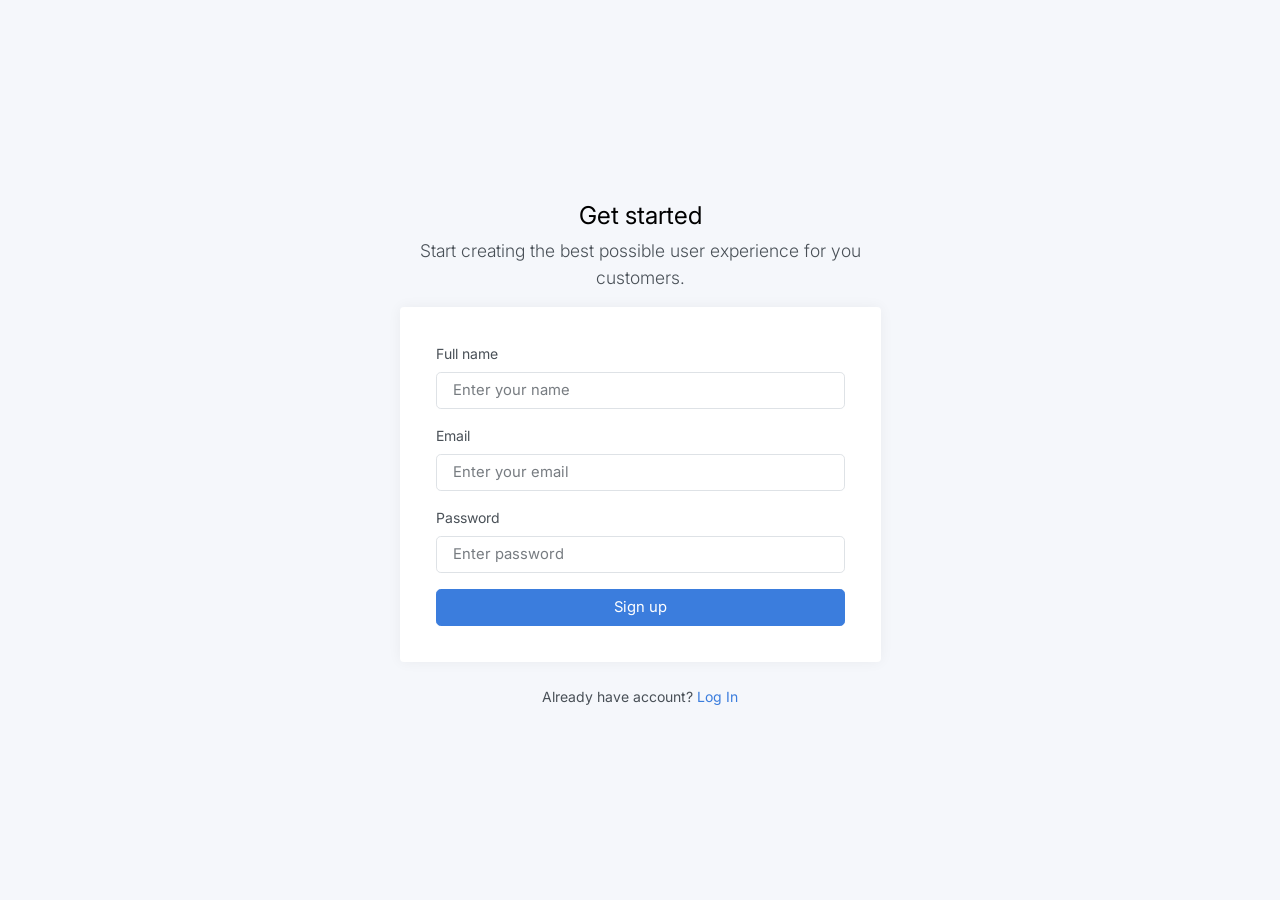
<file: static/pages-sign-up.html>
<!DOCTYPE html>
<html lang="en">

<head>
	<meta charset="utf-8">
	<meta http-equiv="X-UA-Compatible" content="IE=edge">
	<meta name="viewport" content="width=device-width, initial-scale=1, shrink-to-fit=no">
	<meta name="description" content="Responsive Admin &amp; Dashboard Template based on Bootstrap 5">
	<meta name="author" content="AdminKit">
	<meta name="keywords" content="adminkit, bootstrap, bootstrap 5, admin, dashboard, template, responsive, css, sass, html, theme, front-end, ui kit, web">

	<link rel="preconnect" href="https://fonts.gstatic.com">
	<link rel="shortcut icon" href="img/icons/icon-48x48.png" />

	<link rel="canonical" href="https://demo-basic.adminkit.io/pages-sign-up.html" />

	<title>Sign Up | AdminKit Demo</title>

	<link href="css/app.css" rel="stylesheet">
	<link href="https://fonts.googleapis.com/css2?family=Inter:wght@300;400;600&display=swap" rel="stylesheet">
</head>

<body>
	<main class="d-flex w-100">
		<div class="container d-flex flex-column">
			<div class="row vh-100">
				<div class="col-sm-10 col-md-8 col-lg-6 col-xl-5 mx-auto d-table h-100">
					<div class="d-table-cell align-middle">

						<div class="text-center mt-4">
							<h1 class="h2">Get started</h1>
							<p class="lead">
								Start creating the best possible user experience for you customers.
							</p>
						</div>

						<div class="card">
							<div class="card-body">
								<div class="m-sm-3">
									<form>
										<div class="mb-3">
											<label class="form-label">Full name</label>
											<input class="form-control form-control-lg" type="text" name="name" placeholder="Enter your name" />
										</div>
										<div class="mb-3">
											<label class="form-label">Email</label>
											<input class="form-control form-control-lg" type="email" name="email" placeholder="Enter your email" />
										</div>
										<div class="mb-3">
											<label class="form-label">Password</label>
											<input class="form-control form-control-lg" type="password" name="password" placeholder="Enter password" />
										</div>
										<div class="d-grid gap-2 mt-3">
											<a href="index.html" class="btn btn-lg btn-primary">Sign up</a>
										</div>
									</form>
								</div>
							</div>
						</div>
						<div class="text-center mb-3">
							Already have account? <a href="pages-sign-in.html">Log In</a>
						</div>
					</div>
				</div>
			</div>
		</div>
	</main>

	<script src="js/app.js"></script>

</body>

</html>
</file>
